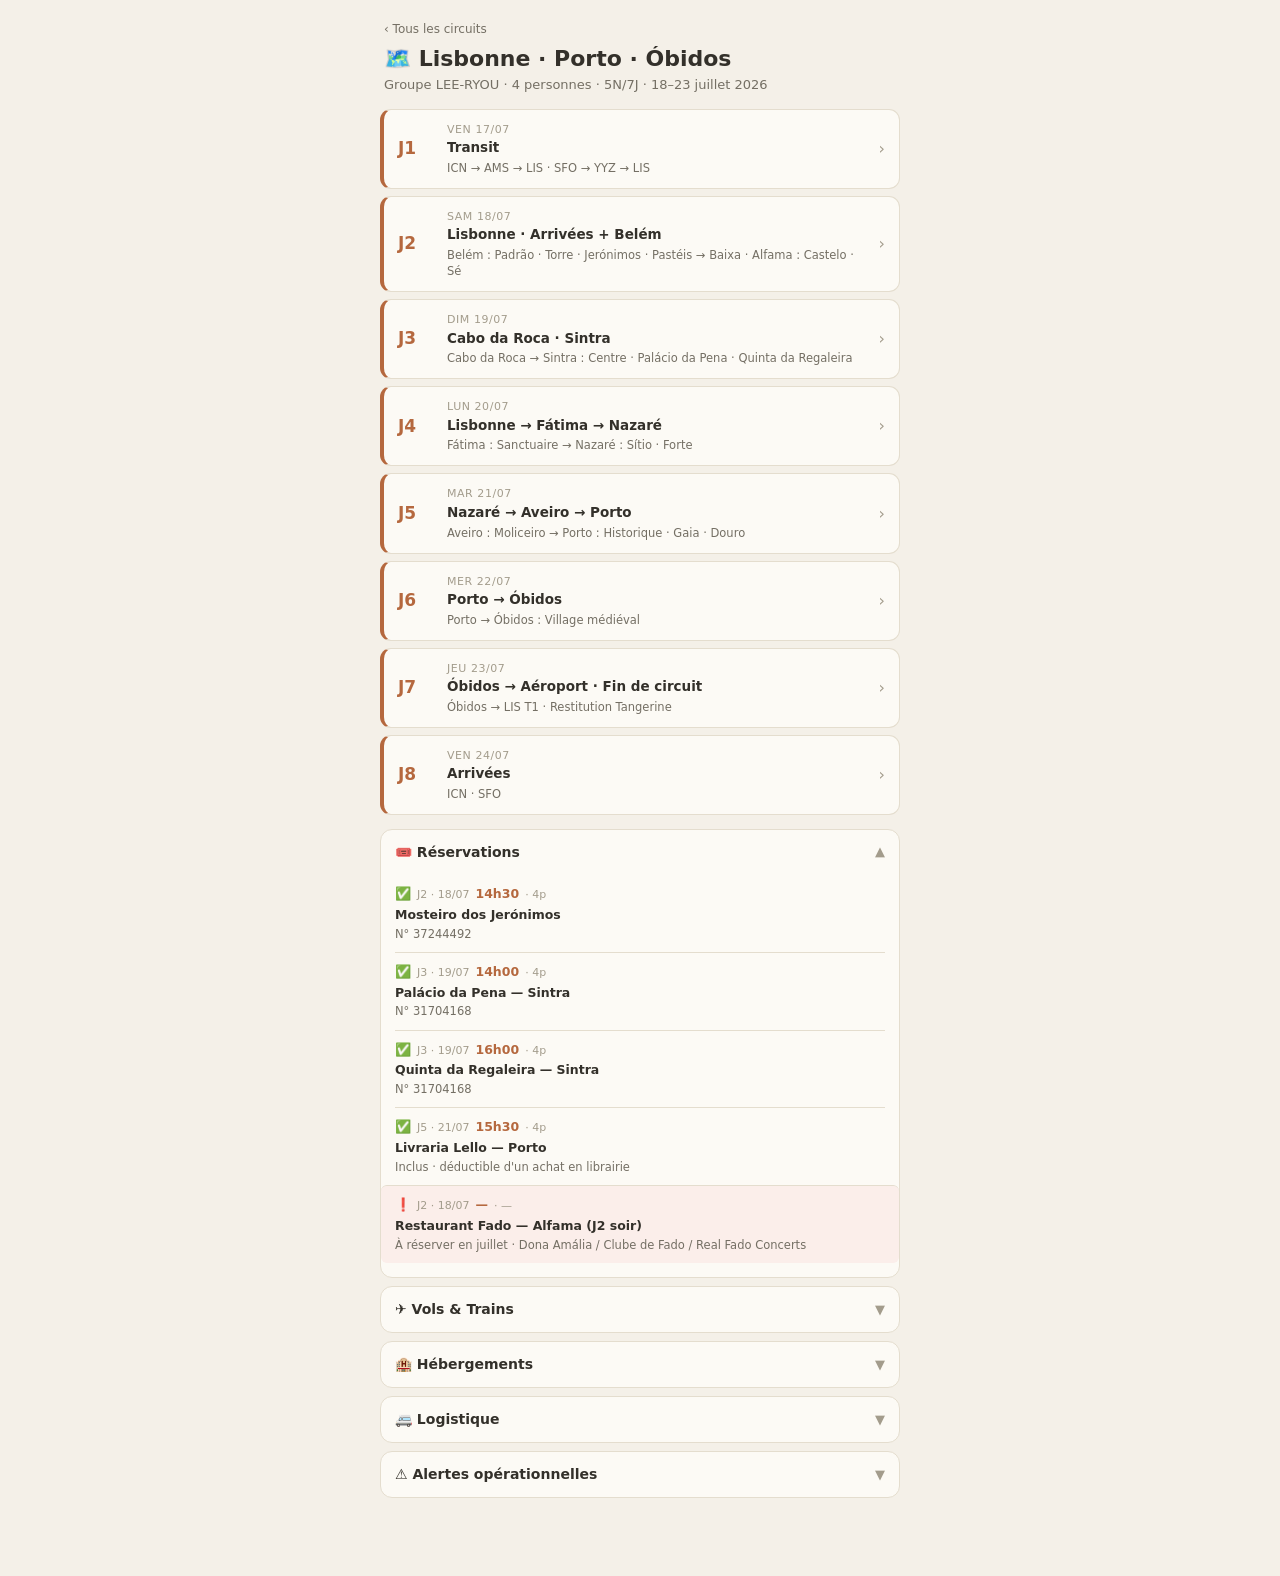
<file: index.html>
<!DOCTYPE html>
<html lang="fr">
<head>
<meta charset="UTF-8">
<meta name="viewport" content="width=device-width, initial-scale=1.0, maximum-scale=1.0">
<meta name="apple-mobile-web-app-capable" content="yes">
<meta name="apple-mobile-web-app-status-bar-style" content="default">
<title>Circuit — Dashboard</title>
<link rel="stylesheet" href="style.css">
<style>
  .dash-head { padding: 4px 4px 14px; }
  .dash-titre { font-size: 22px; font-weight: 800; line-height: 1.15; }
  .dash-sous { font-size: 13px; color: var(--ink-soft); margin-top: 4px; }

  .section-bloc { background: var(--card); border: 1px solid var(--card-line); border-radius: 12px; margin-bottom: 8px; overflow: hidden; }
  .section-bloc-header { padding: 12px 14px; display: flex; align-items: center; gap: 10px; cursor: pointer; user-select: none; }
  .section-bloc-titre { flex: 1; font-size: 14px; font-weight: 700; }
  .section-bloc-body { display: none; padding: 0 14px 14px; }
  .section-bloc.ouvert .section-bloc-body { display: block; }
  .section-bloc.ouvert .chev { transform: rotate(180deg); }

  /* Boutons jour */
  .jour-btn { display: flex; align-items: center; gap: 11px; padding: 12px 14px; background: var(--card); border: 1px solid var(--card-line); border-left: 4px solid var(--terra); border-radius: 11px; margin-bottom: 7px; text-decoration: none; color: var(--ink); }
  .jour-btn:active { background: #F6F1E8; }
  .jour-id { font-size: 17px; font-weight: 800; color: var(--terra); min-width: 38px; }
  .jour-info { flex: 1; }
  .jour-date { font-size: 11px; color: var(--ink-faint); text-transform: uppercase; letter-spacing: 0.05em; }
  .jour-titre { font-size: 13.5px; font-weight: 600; line-height: 1.3; margin-top: 1px; }
  .jour-etapes { font-size: 11.5px; color: var(--ink-soft); margin-top: 3px; line-height: 1.4; }
  .jour-arrow { color: var(--ink-faint); font-size: 16px; }

  /* Réservations */
  .resa { border-top: 1px solid var(--card-line); padding: 9px 0; font-size: 12.5px; }
  .resa:first-child { border-top: none; }
  .resa-l1 { display: flex; align-items: baseline; gap: 6px; }
  .resa-ok { font-size: 13px; }
  .resa-jour { color: var(--ink-faint); font-size: 11px; white-space: nowrap; }
  .resa-heure { color: var(--terra); font-weight: 700; font-variant-numeric: tabular-nums; }
  .resa-site { font-weight: 600; margin-top: 2px; }
  .resa-ref { color: var(--ink-soft); font-size: 11.5px; margin-top: 1px; }
  .resa-ref a { color: var(--terra); text-decoration: none; font-weight: 600; }
  .resa-pers { color: var(--ink-faint); font-size: 11px; }
  .resa.alerte { background: #FBEEEA; margin: 0 -14px; padding: 9px 14px; border-radius: 6px; }

  /* Tables génériques */
  .kv { display: flex; padding: 6px 0; border-top: 1px solid var(--card-line); font-size: 13px; }
  .kv:first-child { border-top: none; }
  .kv-k { font-weight: 600; min-width: 90px; color: var(--ink-soft); }
  .kv-v { flex: 1; }

  .transport { border-top: 1px solid var(--card-line); padding: 8px 0; font-size: 12.5px; }
  .transport:first-child { border-top: none; }
  .transport-l1 { font-weight: 600; }
  .transport-l2 { color: var(--ink-soft); font-size: 11.5px; margin-top: 2px; }

  .heb { border-top: 1px solid var(--card-line); padding: 9px 0; font-size: 12.5px; }
  .heb:first-child { border-top: none; }
  .heb-nuits { font-size: 11px; color: var(--ink-faint); text-transform: uppercase; letter-spacing: 0.04em; }
  .heb-nom { font-weight: 700; margin-top: 1px; }
  .heb-info { color: var(--ink-soft); font-size: 11.5px; margin-top: 2px; }
  .heb-info a { color: var(--terra); text-decoration: none; font-weight: 600; }

  .alerte-op { background: #FBEEEA; border: 1px solid #E6C4B8; border-left: 4px solid var(--alert); border-radius: 8px; padding: 9px 11px; margin-bottom: 7px; }
  .alerte-op-titre { font-weight: 700; color: var(--alert); font-size: 12.5px; margin-bottom: 3px; }
  .alerte-op-l { font-size: 12px; color: #6A4038; line-height: 1.5; }

  .warn-transport { background: #FBEEEA; border: 1px solid #E6C4B8; border-radius: 8px; padding: 9px 11px; margin-top: 10px; }
  .warn-transport .t { font-weight: 700; color: var(--alert); font-size: 12.5px; margin-bottom: 3px; }
  .warn-transport .l { font-size: 12px; color: #6A4038; line-height: 1.5; }
</style>
</head>
<body>
<div id="app">Chargement…</div>

<script>
async function loadJSON(path) {
  const res = await fetch(`data/${path}`);
  if (!res.ok) throw new Error(`Introuvable: ${path}`);
  return res.json();
}
function mapLink(url, label) { return url ? `<a href="${url}">${label || 'Maps'}</a>` : ''; }

async function renderDash(c, circuitId) {
  const jours = c.jours.map(j => `
    <a class="jour-btn" href="jour.html?j=${j.id}&c=${circuitId}">
      <div class="jour-id">${j.id}</div>
      <div class="jour-info">
        <div class="jour-date">${j.date}</div>
        <div class="jour-titre">${j.titre}</div>
        <div class="jour-etapes">${j.etapes}</div>
      </div>
      <div class="jour-arrow">›</div>
    </a>`).join('');

  const resas = c.reservations.map(r => {
    const ref = r.pdf ? `${r.ref} · <a href="${r.pdf}">📄 PDF</a>` : r.ref;
    return `
    <div class="resa${r.ok ? '' : ' alerte'}">
      <div class="resa-l1">
        <span class="resa-ok">${r.ok ? '✅' : '❗️'}</span>
        <span class="resa-jour">${r.jour}</span>
        <span class="resa-heure">${r.heure}</span>
        <span class="resa-pers">· ${r.pers}</span>
      </div>
      <div class="resa-site">${r.site}</div>
      <div class="resa-ref">${ref}</div>
    </div>`;
  }).join('');

  const transports = c.transports.map(t => `
    <div class="transport">
      <div class="transport-l1">${t.type} ${t.label} — ${t.ref}</div>
      <div class="transport-l2">${t.date} · ${t.heure} · ${t.lieu}</div>
    </div>`).join('');
  const warnT = c.alerte_transport ? `<div class="warn-transport"><div class="t">${c.alerte_transport.titre}</div>${c.alerte_transport.lignes.map(l=>`<div class="l">${l}</div>`).join('')}</div>` : '';

  const hebs = (await Promise.all(c.hebergements.map(async hr => {
    const h = await loadJSON(`hebergements/${hr.ref}.json`);
    const contact = (h.sous||'').split('·').slice(1).join('·').trim() || h.sous || '';
    return `
    <div class="heb">
      <div class="heb-nuits">${hr.nuits}</div>
      <div class="heb-nom">${h.nom}</div>
      <div class="heb-info">${h.sous||''} · ${h.parking||''}<br>${mapLink(h.maps,'🗺️ Maps')}${h.note ? ' · 📍 '+h.note : ''}</div>
    </div>`;
  }))).join('');

  const logi = `
    <div class="kv"><div class="kv-k">Groupe</div><div class="kv-v">${c.logistique.groupe}</div></div>
    <div class="kv"><div class="kv-k">Véhicule</div><div class="kv-v">${c.logistique.vehicule}</div></div>
    <div class="kv"><div class="kv-k">Guide</div><div class="kv-v">${c.logistique.guide}</div></div>`;

  const alertes = c.alertes.map(a => `
    <div class="alerte-op">
      <div class="alerte-op-titre">⚠️ ${a.titre}</div>
      ${a.lignes.map(l=>`<div class="alerte-op-l">${l}</div>`).join('')}
    </div>`).join('');

  document.getElementById('app').innerHTML = `
    <div class="dash-head">
      <a href="accueil.html" style="font-size:12px;color:var(--ink-soft);text-decoration:none;display:inline-block;margin-bottom:8px">‹ Tous les circuits</a>
      <div class="dash-titre">🗺️ ${c.titre}</div>
      <div class="dash-sous">${c.sous_titre}</div>
    </div>

    <div style="margin-bottom:14px">${jours}</div>

    ${sectionBloc('resa', '🎟️ Réservations', resas, true)}
    ${sectionBloc('transp', '✈️ Vols & Trains', transports + warnT, false)}
    ${sectionBloc('heb', '🏨 Hébergements', hebs, false)}
    ${sectionBloc('logi', '🚐 Logistique', logi, false)}
    ${sectionBloc('alertes', '⚠️ Alertes opérationnelles', alertes, false)}
  `;
}

function sectionBloc(id, titre, contenu, ouvert) {
  return `
    <div class="section-bloc${ouvert ? ' ouvert' : ''}" id="sb-${id}">
      <div class="section-bloc-header" onclick="toggleBloc('sb-${id}')">
        <div class="section-bloc-titre">${titre}</div>
        <div class="chev">▼</div>
      </div>
      <div class="section-bloc-body">${contenu}</div>
    </div>`;
}
function toggleBloc(id) { document.getElementById(id).classList.toggle('ouvert'); }

(async function () {
  try {
    const circuitId = new URLSearchParams(location.search).get('c') || '2026-0718';
    await renderDash(await loadJSON(`circuits/${circuitId}/circuit.json`), circuitId);
  }
  catch (e) { document.getElementById('app').innerHTML = `<div style="padding:20px;color:#A33B2E">Erreur: ${e.message}</div>`; }
})();
</script>
</body>
</html>
</file>
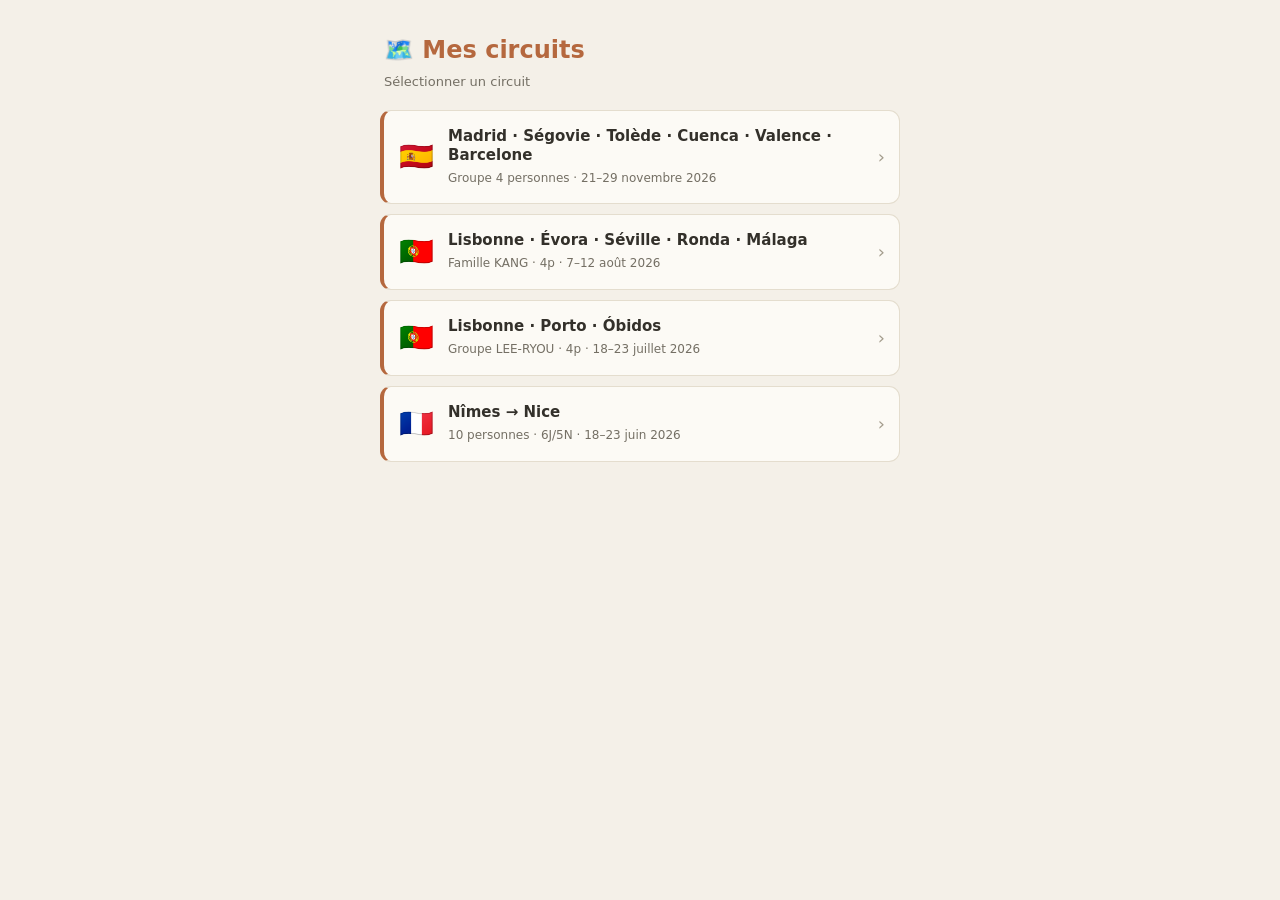
<file: accueil.html>
<!DOCTYPE html>
<html lang="fr">
<head>
<meta charset="UTF-8">
<meta name="viewport" content="width=device-width, initial-scale=1.0, maximum-scale=1.0">
<meta name="apple-mobile-web-app-capable" content="yes">
<meta name="apple-mobile-web-app-status-bar-style" content="default">
<title>Circuits</title>
<link rel="stylesheet" href="style.css">
<style>
  .accueil-head { padding: 20px 4px 18px; }
  .accueil-titre { font-size: 24px; font-weight: 800; color: var(--terra); }
  .accueil-sous { font-size: 13px; color: var(--ink-soft); margin-top: 4px; }

  .circuit-btn { display: flex; align-items: center; gap: 14px; padding: 16px 14px; background: var(--card); border: 1px solid var(--card-line); border-left: 4px solid var(--terra); border-radius: 11px; margin-bottom: 10px; text-decoration: none; color: var(--ink); }
  .circuit-btn:active { background: #F6F1E8; }
  .circuit-emoji { font-size: 28px; min-width: 36px; text-align: center; }
  .circuit-info { flex: 1; }
  .circuit-titre { font-size: 15px; font-weight: 700; line-height: 1.3; }
  .circuit-sous { font-size: 12px; color: var(--ink-soft); margin-top: 3px; }
  .circuit-arrow { color: var(--ink-faint); font-size: 18px; }
</style>
</head>
<body>
<div id="app">Chargement…</div>

<script>
async function loadJSON(path) {
  const res = await fetch(path);
  if (!res.ok) throw new Error(`Introuvable: ${path}`);
  return res.json();
}

(async function () {
  try {
    const circuits = await loadJSON('data/circuits.json');
    const liste = circuits.map(c => `
      <a class="circuit-btn" href="index.html?c=${c.id}">
        <div class="circuit-emoji">${c.emoji}</div>
        <div class="circuit-info">
          <div class="circuit-titre">${c.titre}</div>
          <div class="circuit-sous">${c.sous_titre}</div>
        </div>
        <div class="circuit-arrow">›</div>
      </a>`).join('');

    document.getElementById('app').innerHTML = `
      <div class="accueil-head">
        <div class="accueil-titre">🗺️ Mes circuits</div>
        <div class="accueil-sous">Sélectionner un circuit</div>
      </div>
      ${liste}
    `;
  } catch(e) {
    document.getElementById('app').innerHTML = `<div style="padding:20px;color:#A33B2E">Erreur: ${e.message}</div>`;
  }
})();
</script>
</body>
</html>
</file>
<file: style.css>
* { box-sizing: border-box; margin: 0; padding: 0; -webkit-tap-highlight-color: transparent; }
:root {
  /* Fond & papier */
  --bg: #F4F0E8; --card: #FCFAF5; --card-line: #E4DDCE;
  /* Encres */
  --ink: #33302A; --ink-soft: #746F64; --ink-faint: #A39C8C;
  /* Accents terreux Provence (désaturés) */
  --terra: #B5683E;        /* terre cuite — accent principal (heures, actif) */
  --terra-soft: #C89A6A;   /* ocre doux */
  --olive: #7C7A4A;        /* olive — guides */
  --olive-bg: #F0EFE2;
  --olive-line: #D6D3B8;
  --lav: #8A7BA0;           /* lavande poudrée — boucle/récit accents */
  --lav-bg: #EFEBF2;
  --lav-line: #D7CFDF;
  --gold: #9C7A2E;          /* doré chaud — abstract/billet */
  --gold-bg: #F6EFDC;
  --gold-line: #E3D4AC;
  --sage: #5E7A5E;          /* vert sauge — hébergement */
  --sage-bg: #EAF0E6;
  --sage-line: #C8D7C0;
  --rust: #A6552F;          /* rouille — repas/dégustation chaud */
  --rust-bg: #F7ECE0;
  --rust-line: #E6CDB4;
  --alert: #A33B2E;         /* rouge brique — alertes/flags */
}
body { background: var(--bg); color: var(--ink); font-family: -apple-system, system-ui, sans-serif; margin: 0 auto; max-width: 540px; padding: 12px 10px 70px; line-height: 1.5; }
.day-label { font-size: 11px; color: var(--ink-faint); letter-spacing: 0.09em; text-transform: uppercase; margin-bottom: 2px; padding: 0 4px; }
.day-title { font-size: 18px; font-weight: 700; margin-bottom: 10px; line-height: 1.25; padding: 0 4px; color: var(--ink); }

.abstract { background: var(--gold-bg); border: 1px solid var(--gold-line); border-left: 4px solid var(--gold); border-radius: 10px; padding: 12px 13px; margin-bottom: 12px; }
.abstract-title { font-size: 11px; color: var(--gold); text-transform: uppercase; letter-spacing: 0.08em; margin-bottom: 8px; font-weight: 700; }
.abstract-row { font-size: 13.5px; margin-bottom: 5px; line-height: 1.4; }
.abstract-row:last-child { margin-bottom: 0; }
.abstract .ref { color: var(--ink-soft); font-size: 12px; }
.abstract .alerte { color: var(--alert); font-weight: 700; }
.heure-cle { color: var(--gold); font-weight: 700; }
.abstract a { color: var(--terra); text-decoration: none; font-weight: 600; }

.heberg { background: var(--sage-bg); border: 1px solid var(--sage-line); border-left: 4px solid var(--sage); border-radius: 10px; margin-bottom: 12px; overflow: hidden; }
.heberg-header { padding: 11px 13px; display: flex; align-items: center; gap: 10px; user-select: none; }
.heberg-titre-zone { flex: 1; display: flex; align-items: center; gap: 10px; cursor: pointer; }
.heberg-titre { flex: 1; font-size: 14px; font-weight: 600; }
.heberg-titre .sub { font-size: 12px; color: var(--sage); font-weight: 400; margin-top: 1px; }
.heberg-body { display: none; padding: 0 13px 13px; }
.heberg.ouvert .heberg-body { display: block; }
.heberg.ouvert .chev { transform: rotate(180deg); }
.chev { color: var(--ink-faint); font-size: 13px; flex-shrink: 0; transition: transform 0.15s; }

.creneau { background: var(--card); border: 1px solid var(--card-line); border-radius: 12px; margin-bottom: 7px; overflow: hidden; }
.creneau.actif { border-color: var(--terra); box-shadow: 0 0 0 2px rgba(181,104,62,0.13); }
.creneau-header { padding: 13px 14px; display: flex; align-items: center; gap: 11px; cursor: pointer; user-select: none; }
.creneau-time { font-size: 16px; font-weight: 700; font-variant-numeric: tabular-nums; color: var(--terra); min-width: 50px; }
.creneau-titre { flex: 1; font-size: 14.5px; font-weight: 600; line-height: 1.3; }
.creneau-duree { font-size: 12px; color: var(--ink-soft); margin-top: 2px; font-weight: 400; }
.creneau-body { display: none; padding: 0 14px 14px; }
.creneau.ouvert .creneau-body { display: block; }
.creneau.ouvert .creneau-header .chev { transform: rotate(180deg); }

.info-bar { background: var(--gold-bg); border: 1px solid var(--gold-line); border-radius: 8px; padding: 7px 11px; margin-bottom: 12px; font-size: 12.5px; color: var(--gold); }
.info-bar a { color: var(--terra); text-decoration: none; font-weight: 600; }
.resa-bar { background: var(--rust-bg); border: 1px solid var(--rust-line); border-radius: 8px; padding: 7px 11px; margin-bottom: 12px; font-size: 12.5px; color: var(--rust); }

.boucle-bar { display: flex; align-items: center; gap: 6px; padding: 4px 0 10px; margin-bottom: 4px; font-size: 13px; color: var(--lav); flex-wrap: wrap; border-bottom: 1px solid var(--card-line); }

.segment { font-size: 12.5px; color: var(--ink-soft); padding: 5px 0; }
.segment + .segment { border-top: 1px solid var(--card-line); }
.sous-titre { font-size: 12.5px; color: var(--ink-soft); font-weight: 600; margin: 10px 0 4px; }

.point { border-top: 1px solid var(--card-line); padding-top: 13px; margin-top: 13px; }
.point:first-of-type { border-top: none; padding-top: 0; margin-top: 0; }
.point-tete { display: flex; align-items: center; gap: 7px; margin-bottom: 7px; flex-wrap: wrap; }
.point-nom { font-size: 14.5px; font-weight: 600; line-height: 1.3; }
.point-meta { font-size: 12px; color: var(--ink-soft); }

.map-btn { display: inline-flex; align-items: center; justify-content: center; min-width: 30px; height: 30px; padding: 0 6px; background: transparent; border: none; border-radius: 7px; font-size: 17px; text-decoration: none; flex-shrink: 0; }
.map-btn:active { background: rgba(0,0,0,0.05); }

.aide { font-size: 13.5px; color: #3A372F; line-height: 1.7; }
.aide .ligne { padding: 0.5px 0; }
.aide .photo { color: var(--ink-soft); margin-top: 4px; }
.aide .flag { color: var(--alert); }

/* Texte complet : pli fermé par défaut, présent seulement si un texte existe */
.texte-complet { margin-top: 9px; border: 1px solid var(--card-line); border-radius: 8px; background: #F8F5EE; }
.texte-complet > summary { list-style: none; cursor: pointer; padding: 7px 11px; font-size: 12px; font-weight: 600; color: var(--ink-soft); display: flex; justify-content: space-between; align-items: center; user-select: none; }
.texte-complet > summary::-webkit-details-marker { display: none; }
.texte-complet > summary::after { content: '▼'; font-size: 11px; color: var(--ink-faint); transition: transform 0.15s; }
.texte-complet[open] > summary { border-bottom: 1px solid var(--card-line); }
.texte-complet[open] > summary::after { transform: rotate(180deg); }
.original { font-size: 13.5px; color: #3A372F; line-height: 1.75; padding: 10px 12px 12px; }
.original .ligne { padding: 0.5px 0; }
.original h1, .original h2, .original h3, .original h4 { font-size: 13.5px; color: var(--gold); font-weight: 700; margin: 12px 0 4px; }
.original h1:first-child, .original h2:first-child, .original h3:first-child { margin-top: 0; }
.original p { margin-bottom: 8px; }
.original ul, .original ol { padding-left: 18px; margin-bottom: 8px; }

.acces-rangee { display: flex; gap: 7px; margin-top: 10px; flex-wrap: wrap; }
.btn-recit { background: var(--gold-bg); border: 1px solid var(--gold-line); color: var(--gold); border-radius: 8px; padding: 6px 11px; font-size: 12px; cursor: pointer; font-family: inherit; }
.btn-obsidian { background: var(--olive-bg); border: 1px solid var(--olive-line); color: var(--olive); border-radius: 8px; padding: 6px 11px; font-size: 12px; text-decoration: none; display: inline-flex; align-items: center; gap: 4px; font-weight: 600; }
.recit { display: none; background: #F8F4EA; border: 1px solid var(--card-line); border-radius: 8px; padding: 12px; margin-top: 8px; font-size: 13px; color: #44403A; line-height: 1.7; }
.recit.ouvert { display: block; }
.recit .titre-recit { color: var(--gold); font-weight: 600; margin-bottom: 6px; font-size: 13px; }
.recit .ligne { padding: 1px 0; }
.recit .speak { color: var(--terra); margin-top: 6px; }
.recit .texte-complet { background: #FCFAF5; }

.note-pratique { margin-top: 12px; }
.note-toggle { width: 100%; background: var(--lav-bg); border: 1px solid var(--lav-line); color: var(--lav); border-radius: 8px; padding: 8px 12px; font-size: 12.5px; text-align: left; cursor: pointer; display: flex; justify-content: space-between; align-items: center; font-family: inherit; font-weight: 600; }
.note-body { display: none; background: #F4F1F6; border: 1px solid var(--lav-line); border-top: none; border-radius: 0 0 8px 8px; padding: 11px 12px; font-size: 13px; color: #4A4452; line-height: 1.7; }
.note-body.ouvert { display: block; }
.note-body .flag { color: var(--alert); }

.guide-oral { margin-top: 14px; padding-top: 12px; border-top: 1px dashed var(--card-line); }
.guide-oral-btns { display: flex; gap: 7px; flex-wrap: wrap; align-items: center; }

.option-bloc { background: var(--lav-bg); border: 1px solid var(--lav-line); border-radius: 8px; padding: 9px 12px; margin-top: 12px; font-size: 12.5px; color: var(--lav); }
.bloc-texte { font-size: 13.5px; color: #3A372F; line-height: 1.65; }

.footer { text-align: center; font-size: 11px; color: var(--ink-faint); margin-top: 22px; line-height: 1.6; }
.footer a { color: var(--olive); text-decoration: none; }

/* Warning de jour (callout warning avant les créneaux) */
.day-warning { background: #FBEEEA; border: 1px solid #E6C4B8; border-left: 4px solid var(--alert); border-radius: 10px; padding: 11px 13px; margin-bottom: 12px; }
.day-warning-titre { font-weight: 700; color: var(--alert); font-size: 13px; margin-bottom: 5px; }
.day-warning-l { font-size: 12.5px; color: #6A4038; line-height: 1.6; padding: 1px 0; }
.day-warning-l a { color: var(--terra); text-decoration: none; font-weight: 600; }

/* Intertitre dans la liste des créneaux (options d'une journée) */
.section-creneaux { margin: 16px 4px 8px; padding-bottom: 5px; border-bottom: 2px solid var(--terra-soft); }
.section-creneaux-titre { font-size: 13px; font-weight: 700; color: var(--terra); text-transform: uppercase; letter-spacing: 0.04em; }
.section-creneaux-sous { font-size: 12px; color: var(--ink-soft); margin-top: 2px; }

/* Notes de fin de journée (réservations, checklist) */
.notes-jour { margin-top: 14px; }
.heberg-details { margin-top: 6px; font-size: 12.5px; }
.creneau-body .bloc-texte + .aide, .creneau-body .aide + .note-pratique { margin-top: 6px; }
</file>
